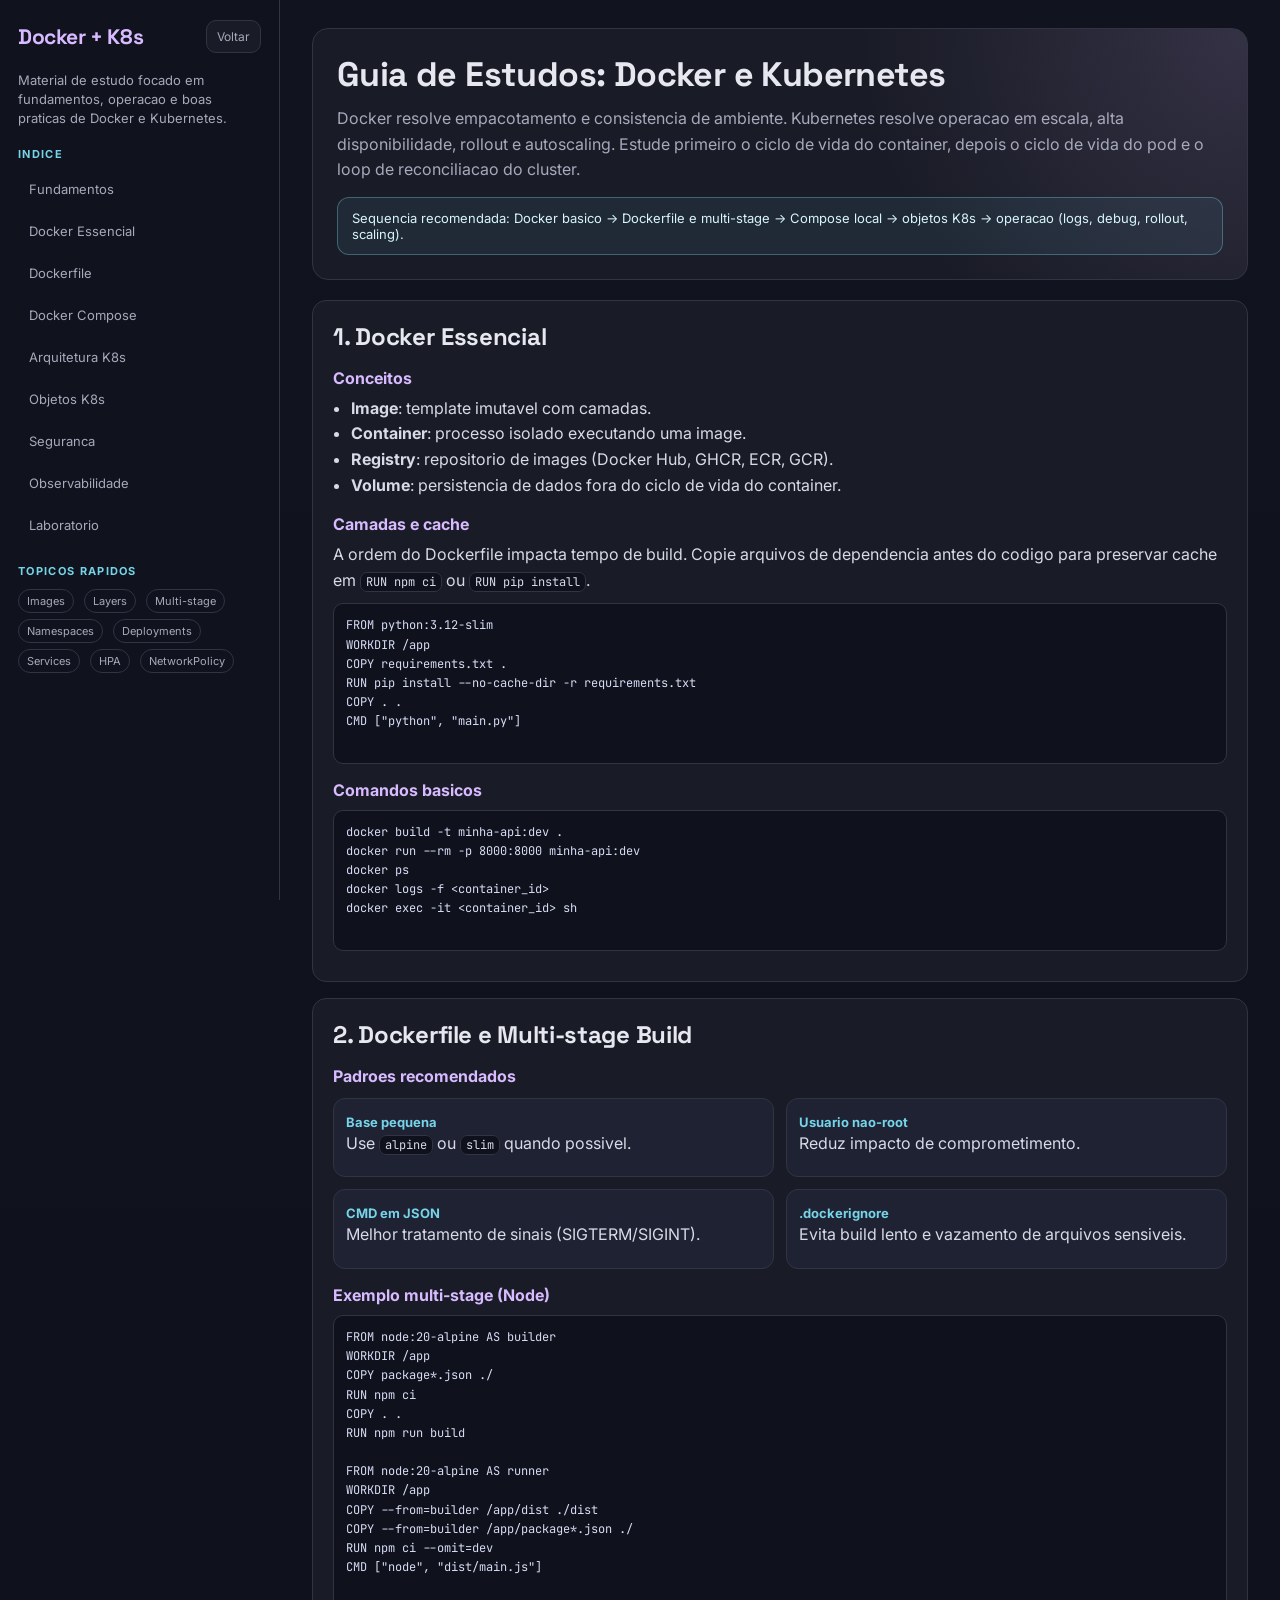
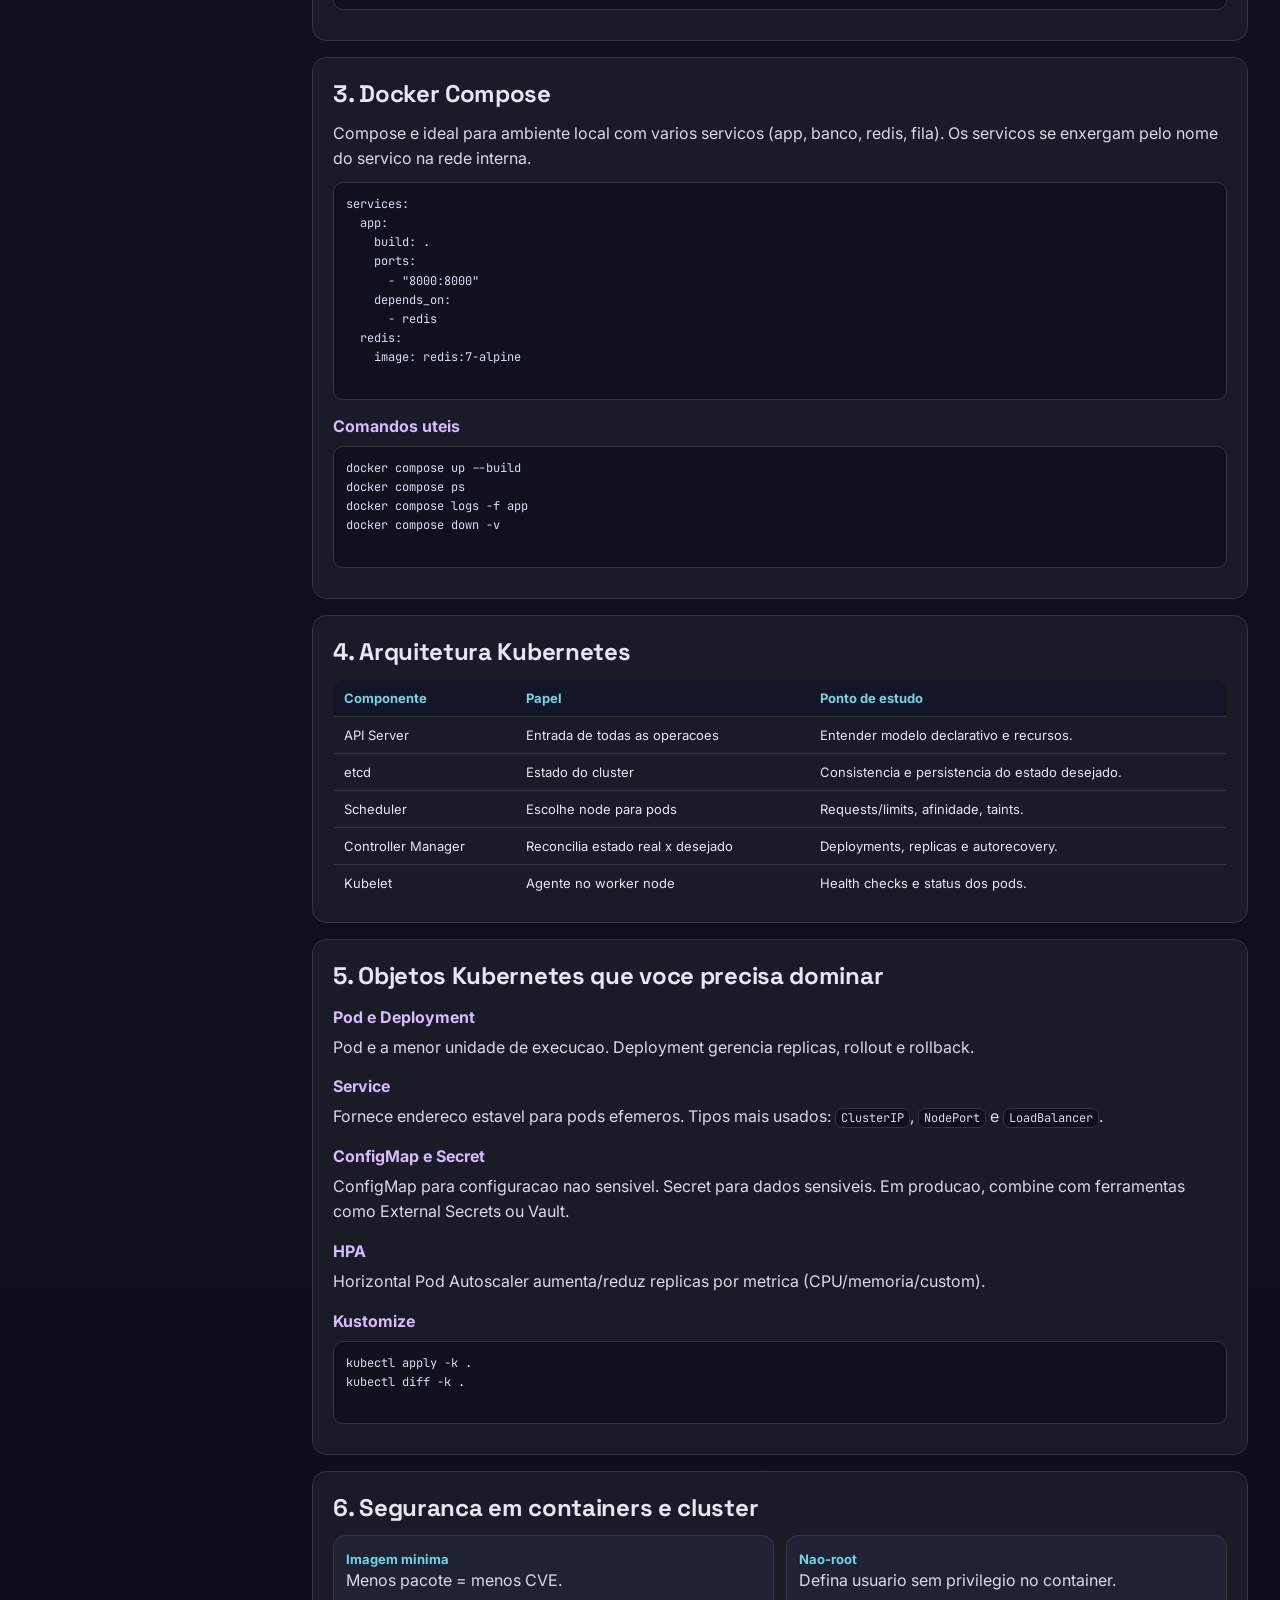
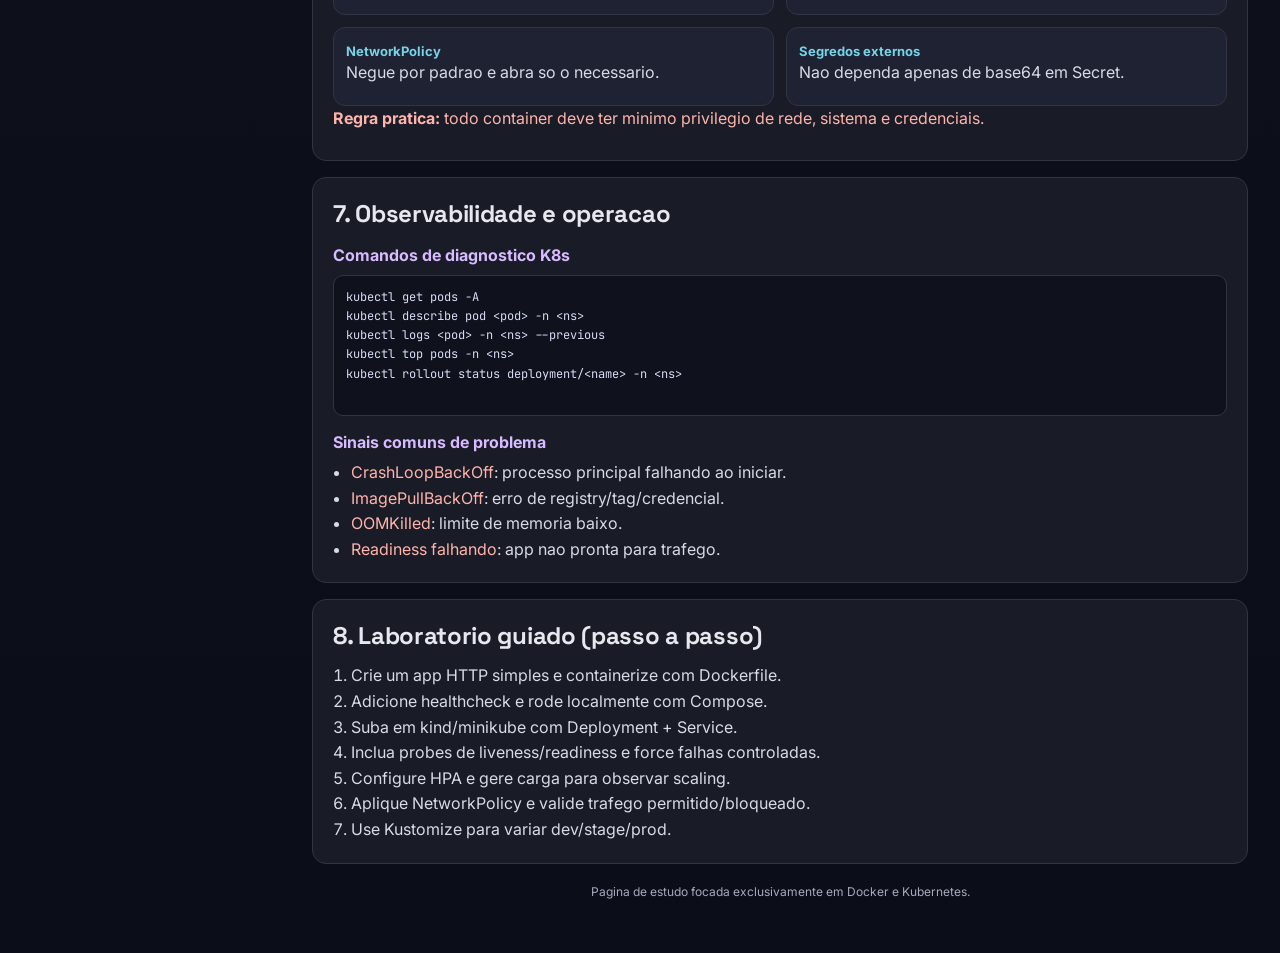
<file: views/estudos.html>
<!DOCTYPE html>
<html lang="pt-BR">
<head>
  <meta charset="utf-8" />
  <meta name="viewport" content="width=device-width, initial-scale=1.0" />
  <title>KubeForge | Estudos Docker e Kubernetes</title>
  <link rel="preconnect" href="https://fonts.googleapis.com" />
  <link rel="preconnect" href="https://fonts.gstatic.com" crossorigin />
  <link href="https://fonts.googleapis.com/css2?family=Space+Grotesk:wght@400;600;700&family=Inter:wght@400;500;700&family=JetBrains+Mono:wght@400;500&display=swap" rel="stylesheet" />
  <style>
    :root {
      --bg: #0b0e18;
      --bg2: #11131e;
      --surface: #191b26;
      --surface-2: #1f2232;
      --muted: #a7a9bc;
      --text: #e6e7ef;
      --accent: #d7baff;
      --accent-2: #75d4e8;
      --ok: #31e368;
      --warn: #ffb4ab;
      --border: #323444;
    }

    * { box-sizing: border-box; }
    html, body { margin: 0; padding: 0; background: linear-gradient(180deg, var(--bg2), var(--bg)); color: var(--text); font-family: Inter, sans-serif; }
    a { color: inherit; text-decoration: none; }

    .layout { display: grid; grid-template-columns: 280px 1fr; min-height: 100vh; }
    .sidebar {
      position: sticky;
      top: 0;
      height: 100vh;
      border-right: 1px solid var(--border);
      background: rgba(17, 19, 30, 0.86);
      backdrop-filter: blur(8px);
      padding: 20px 18px;
      overflow: auto;
    }
    .brand { display: flex; align-items: center; justify-content: space-between; gap: 12px; margin-bottom: 18px; }
    .brand h1 { margin: 0; font-family: "Space Grotesk", sans-serif; font-size: 21px; color: var(--accent); letter-spacing: -0.4px; }
    .back {
      border: 1px solid var(--border);
      background: var(--surface);
      color: var(--muted);
      font-size: 12px;
      padding: 8px 10px;
      border-radius: 10px;
    }
    .back:hover { border-color: var(--accent); color: var(--text); }

    .tagline { margin: 0 0 18px; color: var(--muted); font-size: 13px; line-height: 1.45; }
    .menu-title { color: var(--accent-2); font-size: 11px; font-weight: 700; letter-spacing: 0.12em; text-transform: uppercase; margin: 0 0 8px; }
    .menu { display: grid; gap: 6px; margin-bottom: 20px; }
    .menu a {
      padding: 9px 10px;
      border-radius: 10px;
      border: 1px solid transparent;
      color: var(--muted);
      font-size: 13px;
    }
    .menu a:hover { border-color: var(--border); color: var(--text); background: var(--surface); }

    .content { padding: 28px 32px 44px; }
    .hero {
      border: 1px solid var(--border);
      border-radius: 16px;
      padding: 24px;
      background: radial-gradient(circle at top right, rgba(215, 186, 255, 0.14), transparent 40%), var(--surface);
      margin-bottom: 20px;
    }
    .hero h2 { margin: 0 0 10px; font-size: 34px; font-family: "Space Grotesk", sans-serif; letter-spacing: -0.6px; }
    .hero p { margin: 0; color: var(--muted); max-width: 900px; line-height: 1.6; }

    .note {
      margin-top: 14px;
      border: 1px solid rgba(117, 212, 232, 0.35);
      background: rgba(117, 212, 232, 0.08);
      color: #d8f5fb;
      border-radius: 12px;
      padding: 12px 14px;
      font-size: 13px;
    }

    section {
      border: 1px solid var(--border);
      border-radius: 14px;
      background: var(--surface);
      padding: 20px;
      margin-top: 16px;
    }
    section h3 { margin: 0 0 12px; font-size: 24px; font-family: "Space Grotesk", sans-serif; letter-spacing: -0.3px; }
    section h4 { margin: 16px 0 8px; font-size: 16px; color: var(--accent); }
    p, li { line-height: 1.6; }
    p { margin: 0 0 8px; color: #d8dae7; }
    ul, ol { margin: 0; padding-left: 18px; color: #d8dae7; }

    .grid {
      display: grid;
      grid-template-columns: repeat(2, minmax(280px, 1fr));
      gap: 12px;
      margin-top: 12px;
    }
    .card {
      border: 1px solid var(--border);
      background: var(--surface-2);
      border-radius: 12px;
      padding: 12px;
    }
    .card strong { color: var(--accent-2); font-size: 13px; }

    pre {
      margin: 10px 0;
      padding: 12px;
      border: 1px solid var(--border);
      border-radius: 10px;
      background: #0f121d;
      color: #d7dcf4;
      overflow: auto;
      font-size: 12px;
      line-height: 1.6;
      font-family: "JetBrains Mono", monospace;
    }
    code {
      font-family: "JetBrains Mono", monospace;
      font-size: 12px;
      background: #0f121d;
      border: 1px solid var(--border);
      padding: 1px 5px;
      border-radius: 7px;
    }

    table {
      width: 100%;
      border-collapse: collapse;
      margin-top: 10px;
      border: 1px solid var(--border);
      border-radius: 10px;
      overflow: hidden;
    }
    th, td {
      text-align: left;
      padding: 10px;
      border-bottom: 1px solid var(--border);
      font-size: 13px;
      vertical-align: top;
    }
    th { color: var(--accent-2); background: #131626; font-weight: 700; }
    tr:last-child td { border-bottom: none; }

    .pill {
      display: inline-block;
      padding: 4px 8px;
      border: 1px solid var(--border);
      border-radius: 999px;
      font-size: 11px;
      color: var(--muted);
      margin-right: 6px;
      margin-bottom: 6px;
    }
    .ok { color: var(--ok); }
    .warn { color: var(--warn); }

    .footer {
      margin-top: 18px;
      color: var(--muted);
      font-size: 12px;
      text-align: center;
    }

    @media (max-width: 980px) {
      .layout { grid-template-columns: 1fr; }
      .sidebar { position: relative; height: auto; }
      .content { padding: 18px 16px 28px; }
      .hero h2 { font-size: 28px; }
      .grid { grid-template-columns: 1fr; }
    }
  </style>
</head>
<body>
  <div class="layout">
    <aside class="sidebar">
      <div class="brand">
        <h1>Docker + K8s</h1>
        <a class="back" href="/">Voltar</a>
      </div>
      <p class="tagline">
        Material de estudo focado em fundamentos, operacao e boas praticas de Docker e Kubernetes.
      </p>

      <p class="menu-title">Indice</p>
      <nav class="menu">
        <a href="#fundamentos">Fundamentos</a>
        <a href="#docker">Docker Essencial</a>
        <a href="#dockerfile">Dockerfile</a>
        <a href="#compose">Docker Compose</a>
        <a href="#k8s-arq">Arquitetura K8s</a>
        <a href="#k8s-objetos">Objetos K8s</a>
        <a href="#seguranca">Seguranca</a>
        <a href="#observabilidade">Observabilidade</a>
        <a href="#laboratorio">Laboratorio</a>
      </nav>

      <p class="menu-title">Topicos Rapidos</p>
      <div>
        <span class="pill">Images</span>
        <span class="pill">Layers</span>
        <span class="pill">Multi-stage</span>
        <span class="pill">Namespaces</span>
        <span class="pill">Deployments</span>
        <span class="pill">Services</span>
        <span class="pill">HPA</span>
        <span class="pill">NetworkPolicy</span>
      </div>
    </aside>

    <main class="content">
      <div class="hero" id="fundamentos">
        <h2>Guia de Estudos: Docker e Kubernetes</h2>
        <p>
          Docker resolve empacotamento e consistencia de ambiente. Kubernetes resolve operacao em escala,
          alta disponibilidade, rollout e autoscaling. Estude primeiro o ciclo de vida do container, depois
          o ciclo de vida do pod e o loop de reconciliacao do cluster.
        </p>
        <div class="note">
          Sequencia recomendada: Docker basico -> Dockerfile e multi-stage -> Compose local -> objetos K8s ->
          operacao (logs, debug, rollout, scaling).
        </div>
      </div>

      <section id="docker">
        <h3>1. Docker Essencial</h3>
        <h4>Conceitos</h4>
        <ul>
          <li><strong>Image</strong>: template imutavel com camadas.</li>
          <li><strong>Container</strong>: processo isolado executando uma image.</li>
          <li><strong>Registry</strong>: repositorio de images (Docker Hub, GHCR, ECR, GCR).</li>
          <li><strong>Volume</strong>: persistencia de dados fora do ciclo de vida do container.</li>
        </ul>

        <h4>Camadas e cache</h4>
        <p>
          A ordem do Dockerfile impacta tempo de build. Copie arquivos de dependencia antes do codigo para
          preservar cache em <code>RUN npm ci</code> ou <code>RUN pip install</code>.
        </p>
        <pre>
FROM python:3.12-slim
WORKDIR /app
COPY requirements.txt .
RUN pip install --no-cache-dir -r requirements.txt
COPY . .
CMD ["python", "main.py"]
        </pre>

        <h4>Comandos basicos</h4>
        <pre>
docker build -t minha-api:dev .
docker run --rm -p 8000:8000 minha-api:dev
docker ps
docker logs -f &lt;container_id&gt;
docker exec -it &lt;container_id&gt; sh
        </pre>
      </section>

      <section id="dockerfile">
        <h3>2. Dockerfile e Multi-stage Build</h3>
        <h4>Padroes recomendados</h4>
        <div class="grid">
          <div class="card"><strong>Base pequena</strong><p>Use <code>alpine</code> ou <code>slim</code> quando possivel.</p></div>
          <div class="card"><strong>Usuario nao-root</strong><p>Reduz impacto de comprometimento.</p></div>
          <div class="card"><strong>CMD em JSON</strong><p>Melhor tratamento de sinais (SIGTERM/SIGINT).</p></div>
          <div class="card"><strong>.dockerignore</strong><p>Evita build lento e vazamento de arquivos sensiveis.</p></div>
        </div>

        <h4>Exemplo multi-stage (Node)</h4>
        <pre>
FROM node:20-alpine AS builder
WORKDIR /app
COPY package*.json ./
RUN npm ci
COPY . .
RUN npm run build

FROM node:20-alpine AS runner
WORKDIR /app
COPY --from=builder /app/dist ./dist
COPY --from=builder /app/package*.json ./
RUN npm ci --omit=dev
CMD ["node", "dist/main.js"]
        </pre>
      </section>

      <section id="compose">
        <h3>3. Docker Compose</h3>
        <p>
          Compose e ideal para ambiente local com varios servicos (app, banco, redis, fila).
          Os servicos se enxergam pelo nome do servico na rede interna.
        </p>
        <pre>
services:
  app:
    build: .
    ports:
      - "8000:8000"
    depends_on:
      - redis
  redis:
    image: redis:7-alpine
        </pre>
        <h4>Comandos uteis</h4>
        <pre>
docker compose up --build
docker compose ps
docker compose logs -f app
docker compose down -v
        </pre>
      </section>

      <section id="k8s-arq">
        <h3>4. Arquitetura Kubernetes</h3>
        <table>
          <thead>
            <tr>
              <th>Componente</th>
              <th>Papel</th>
              <th>Ponto de estudo</th>
            </tr>
          </thead>
          <tbody>
            <tr>
              <td>API Server</td>
              <td>Entrada de todas as operacoes</td>
              <td>Entender modelo declarativo e recursos.</td>
            </tr>
            <tr>
              <td>etcd</td>
              <td>Estado do cluster</td>
              <td>Consistencia e persistencia do estado desejado.</td>
            </tr>
            <tr>
              <td>Scheduler</td>
              <td>Escolhe node para pods</td>
              <td>Requests/limits, afinidade, taints.</td>
            </tr>
            <tr>
              <td>Controller Manager</td>
              <td>Reconcilia estado real x desejado</td>
              <td>Deployments, replicas e autorecovery.</td>
            </tr>
            <tr>
              <td>Kubelet</td>
              <td>Agente no worker node</td>
              <td>Health checks e status dos pods.</td>
            </tr>
          </tbody>
        </table>
      </section>

      <section id="k8s-objetos">
        <h3>5. Objetos Kubernetes que voce precisa dominar</h3>
        <h4>Pod e Deployment</h4>
        <p>
          Pod e a menor unidade de execucao. Deployment gerencia replicas, rollout e rollback.
        </p>

        <h4>Service</h4>
        <p>
          Fornece endereco estavel para pods efemeros. Tipos mais usados: <code>ClusterIP</code>,
          <code>NodePort</code> e <code>LoadBalancer</code>.
        </p>

        <h4>ConfigMap e Secret</h4>
        <p>
          ConfigMap para configuracao nao sensivel. Secret para dados sensiveis. Em producao,
          combine com ferramentas como External Secrets ou Vault.
        </p>

        <h4>HPA</h4>
        <p>
          Horizontal Pod Autoscaler aumenta/reduz replicas por metrica (CPU/memoria/custom).
        </p>

        <h4>Kustomize</h4>
        <pre>
kubectl apply -k .
kubectl diff -k .
        </pre>
      </section>

      <section id="seguranca">
        <h3>6. Seguranca em containers e cluster</h3>
        <div class="grid">
          <div class="card"><strong>Imagem minima</strong><p>Menos pacote = menos CVE.</p></div>
          <div class="card"><strong>Nao-root</strong><p>Defina usuario sem privilegio no container.</p></div>
          <div class="card"><strong>NetworkPolicy</strong><p>Negue por padrao e abra so o necessario.</p></div>
          <div class="card"><strong>Segredos externos</strong><p>Nao dependa apenas de base64 em Secret.</p></div>
        </div>
        <p class="warn"><strong>Regra pratica:</strong> todo container deve ter minimo privilegio de rede, sistema e credenciais.</p>
      </section>

      <section id="observabilidade">
        <h3>7. Observabilidade e operacao</h3>
        <h4>Comandos de diagnostico K8s</h4>
        <pre>
kubectl get pods -A
kubectl describe pod &lt;pod&gt; -n &lt;ns&gt;
kubectl logs &lt;pod&gt; -n &lt;ns&gt; --previous
kubectl top pods -n &lt;ns&gt;
kubectl rollout status deployment/&lt;name&gt; -n &lt;ns&gt;
        </pre>

        <h4>Sinais comuns de problema</h4>
        <ul>
          <li><span class="warn">CrashLoopBackOff</span>: processo principal falhando ao iniciar.</li>
          <li><span class="warn">ImagePullBackOff</span>: erro de registry/tag/credencial.</li>
          <li><span class="warn">OOMKilled</span>: limite de memoria baixo.</li>
          <li><span class="warn">Readiness falhando</span>: app nao pronta para trafego.</li>
        </ul>
      </section>

      <section id="laboratorio">
        <h3>8. Laboratorio guiado (passo a passo)</h3>
        <ol>
          <li>Crie um app HTTP simples e containerize com Dockerfile.</li>
          <li>Adicione healthcheck e rode localmente com Compose.</li>
          <li>Suba em kind/minikube com Deployment + Service.</li>
          <li>Inclua probes de liveness/readiness e force falhas controladas.</li>
          <li>Configure HPA e gere carga para observar scaling.</li>
          <li>Aplique NetworkPolicy e valide trafego permitido/bloqueado.</li>
          <li>Use Kustomize para variar dev/stage/prod.</li>
        </ol>
      </section>

      <p class="footer">
        Pagina de estudo focada exclusivamente em Docker e Kubernetes.
      </p>
    </main>
  </div>
</body>
</html>
</file>
